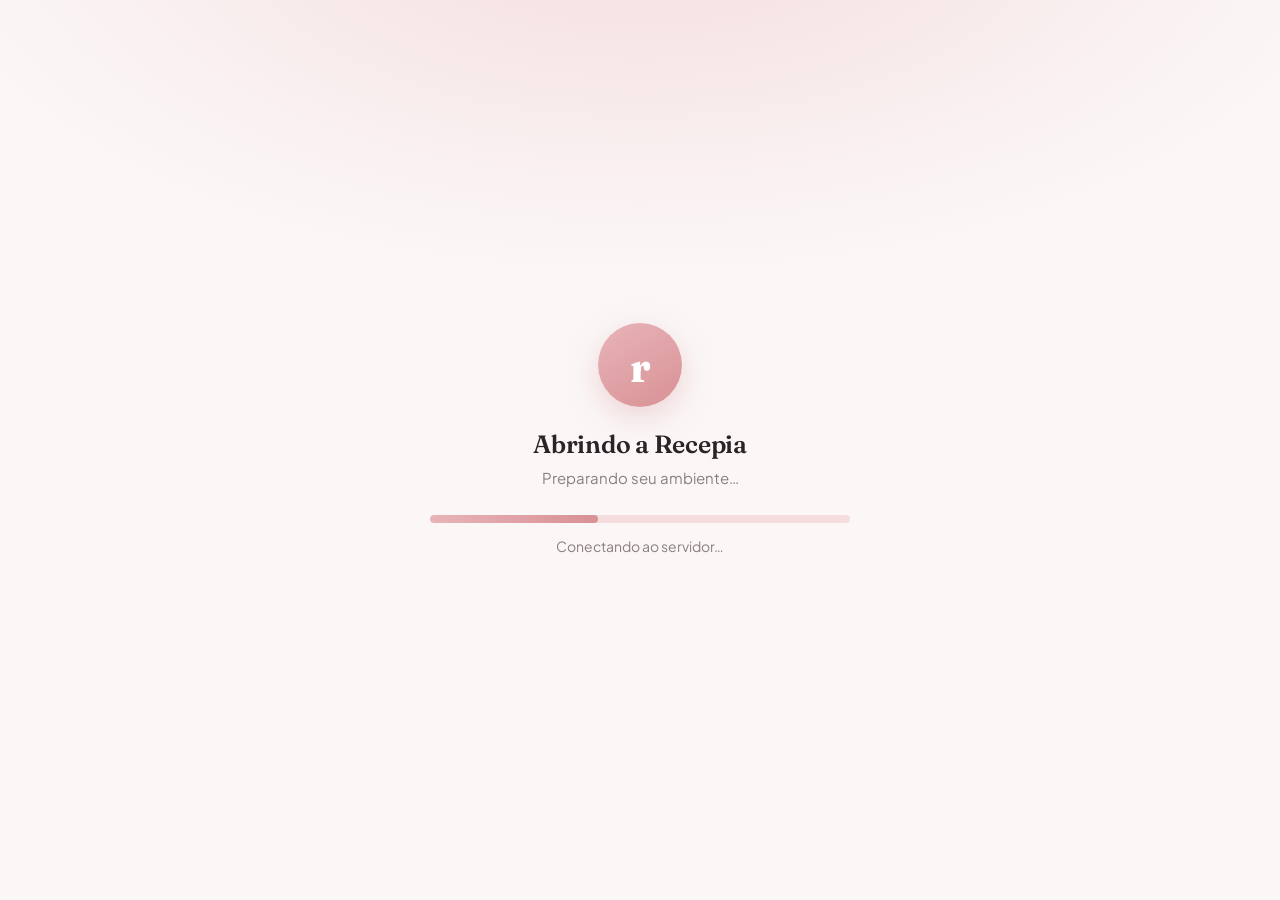
<file: recepia/splash/index.html>
<!doctype html>
<html lang="pt-BR">
<head>
<meta charset="utf-8" />
<meta name="viewport" content="width=device-width, initial-scale=1, viewport-fit=cover" />
<title>Recepia — abrindo…</title>
<meta name="robots" content="noindex" />
<meta name="theme-color" content="#E8B4B8" />
<link rel="icon" type="image/svg+xml" href="data:image/svg+xml,%3Csvg xmlns='http://www.w3.org/2000/svg' viewBox='0 0 100 100'%3E%3Ccircle cx='50' cy='50' r='40' fill='%23E8B4B8'/%3E%3Ctext x='50' y='62' text-anchor='middle' font-family='Georgia' font-size='40' fill='%23fff'%3Er%3C/text%3E%3C/svg%3E" />
<link rel="preconnect" href="https://fonts.googleapis.com" />
<link rel="preconnect" href="https://fonts.gstatic.com" crossorigin />
<link href="https://fonts.googleapis.com/css2?family=Fraunces:opsz,wght@9..144,500;9..144,600;9..144,700&family=Plus+Jakarta+Sans:wght@400;500;600&display=swap" rel="stylesheet" />

<!-- ===================================================================
     CONFIG — ajuste se os domínios mudarem
      informações: este splash deve ser hospedado num host SEMPRE ONLINE
     (ex.: Render Static Site, grátis) na frente do app que hiberna.
     ==================================================================== -->
<script>
  window.RECEPIA_SPLASH = {
    // Endpoint leve do backend que confirma que o app acordou (e o banco respondeu).
    healthUrl: "https://www.recepia.app.br/health",
    // Para onde redirecionar quando o app estiver no ar.
    targetUrl: "https://www.recepia.app.br/",
    // De quanto em quanto tempo tentar (ms).
    pollMs: 2000,
    // A partir de quantos segundos mostrar a mensagem de "estava em repouso".
    explainAfterSec: 7,
    // Tempo total estimado pra barra de progresso (free tier costuma acordar em ~50s).
    estimateSec: 50
  };
</script>

<style>
  :root {
    --rose: #E8B4B8;
    --rose-deep: #D89195;
    --rose-soft: #F5DDDE;
    --ink: #2b2426;
    --muted: #8a7e80;
    --bg: #fbf7f7;
  }
  * { box-sizing: border-box; }
  html, body { height: 100%; margin: 0; }
  body {
    font-family: "Plus Jakarta Sans", system-ui, -apple-system, sans-serif;
    color: var(--ink);
    background:
      radial-gradient(1200px 600px at 50% -10%, var(--rose-soft), transparent 60%),
      var(--bg);
    display: grid;
    place-items: center;
    padding: 24px;
    -webkit-font-smoothing: antialiased;
  }
  .card {
    width: 100%;
    max-width: 420px;
    text-align: center;
    animation: rise .6s cubic-bezier(.2,.7,.3,1) both;
  }
  @keyframes rise { from { opacity: 0; transform: translateY(8px); } to { opacity: 1; transform: none; } }

  /* Marca: círculo rosa com "r", respirando */
  .mark {
    width: 84px; height: 84px; margin: 0 auto 22px;
    border-radius: 50%;
    background: linear-gradient(150deg, var(--rose), var(--rose-deep));
    display: grid; place-items: center;
    color: #fff;
    font-family: "Fraunces", Georgia, serif;
    font-weight: 700;
    font-size: 42px;
    line-height: 1;
    box-shadow: 0 10px 30px rgba(216,145,149,.35);
    position: relative;
  }
  .mark span { transform: translateY(2px); }
  .mark::after {
    content: ""; position: absolute; inset: -10px;
    border-radius: 50%;
    border: 2px solid var(--rose);
    opacity: 0;
    animation: pulse 2.4s ease-out infinite;
  }
  @keyframes pulse {
    0%   { transform: scale(.85); opacity: .55; }
    70%  { opacity: 0; }
    100% { transform: scale(1.25); opacity: 0; }
  }

  h1 {
    font-family: "Fraunces", Georgia, serif;
    font-weight: 600;
    font-size: 25px;
    margin: 0 0 8px;
    letter-spacing: -.01em;
  }
  p.sub { margin: 0 0 26px; color: var(--muted); font-size: 15px; line-height: 1.5; }

  /* Barra de progresso */
  .bar {
    height: 8px; width: 100%;
    background: var(--rose-soft);
    border-radius: 999px;
    overflow: hidden;
    margin-bottom: 14px;
  }
  .bar > i {
    display: block; height: 100%; width: 0%;
    background: linear-gradient(90deg, var(--rose), var(--rose-deep));
    border-radius: 999px;
    transition: width .5s ease;
  }
  /* brilho deslizante enquanto carrega */
  .bar.indeterminate > i {
    width: 40% !important;
    animation: slide 1.3s ease-in-out infinite;
  }
  @keyframes slide {
    0%   { transform: translateX(-110%); }
    100% { transform: translateX(290%); }
  }

  .status { font-size: 14px; color: var(--muted); min-height: 20px; }
  .status b { color: var(--ink); font-weight: 600; }

  .explain {
    margin-top: 20px;
    font-size: 13px;
    color: var(--muted);
    line-height: 1.55;
    opacity: 0;
    max-height: 0;
    overflow: hidden;
    transition: opacity .5s ease, max-height .5s ease;
  }
  .explain.show { opacity: 1; max-height: 120px; }

  .retry {
    margin-top: 18px;
    display: none;
  }
  .retry a {
    color: var(--rose-deep);
    font-weight: 600;
    text-decoration: none;
    font-size: 14px;
    border-bottom: 1px solid var(--rose);
    padding-bottom: 1px;
  }

  /* Fade-out ao redirecionar */
  body.leaving .card { opacity: 0; transform: translateY(-6px); transition: all .4s ease; }

  @media (prefers-reduced-motion: reduce) {
    .mark::after, .bar.indeterminate > i { animation: none; }
    .card { animation: none; }
  }
</style>
</head>
<body>
  <main class="card" role="status" aria-live="polite">
    <div class="mark" aria-hidden="true"><span>r</span></div>
    <h1>Abrindo a Recepia</h1>
    <p class="sub">Preparando seu ambiente…</p>

    <div class="bar indeterminate" id="bar"><i></i></div>
    <div class="status" id="status">Conectando ao servidor…</div>

    <div class="explain" id="explain">
      Esta é uma demonstração hospedada em servidor gratuito — ele entra em
      repouso quando ninguém está usando e leva alguns segundos pra acordar.
      Já estamos religando, é rápido. 🌱
    </div>

    <div class="retry" id="retry">
      <a href="#" id="retryLink">Demorou demais? Tentar abrir mesmo assim →</a>
    </div>
  </main>

<script>
  (function () {
    var cfg = window.RECEPIA_SPLASH;
    var $status = document.getElementById("status");
    var $explain = document.getElementById("explain");
    var $bar = document.getElementById("bar");
    var $barFill = $bar.querySelector("i");
    var $retry = document.getElementById("retry");
    var $retryLink = document.getElementById("retryLink");

    $retryLink.href = cfg.targetUrl;

    var start = Date.now();
    var done = false;
    var attempts = 0;

    function elapsedSec() { return (Date.now() - start) / 1000; }

    function tickUI() {
      var s = elapsedSec();
      // Barra "determinada" suave em direção a 90% até o app responder.
      var pct = Math.min(90, (s / cfg.estimateSec) * 100);
      if (s > 1.5) {
        $bar.classList.remove("indeterminate");
        $barFill.style.width = pct.toFixed(0) + "%";
      }
      if (s >= cfg.explainAfterSec) $explain.classList.add("show");
      if (s >= 12) $retry.style.display = "block";
      if (s >= cfg.explainAfterSec) {
        $status.innerHTML = "Acordando o servidor… <b>" + Math.floor(s) + "s</b>";
      }
    }

    function succeed() {
      if (done) return;
      done = true;
      $bar.classList.remove("indeterminate");
      $barFill.style.width = "100%";
      $status.innerHTML = "<b>Pronto!</b> Redirecionando…";
      document.body.classList.add("leaving");
      setTimeout(function () { window.location.replace(cfg.targetUrl); }, 450);
    }

    // Detecta que o app acordou.
    // Principal: fetch normal (a origem do splash está no CORS) e confirma
    //   status:"ok" — garante que o app E o banco responderam.
    // Fallback: se o CORS falhar, usa no-cors (resposta opaca) e exige 2
    //   sucessos seguidos pra não redirecionar num 502 momentâneo do boot.
    var opaqueHits = 0;
    function probe() {
      if (done) return;
      attempts++;
      var url = cfg.healthUrl + (cfg.healthUrl.indexOf("?") > -1 ? "&" : "?") + "_=" + Date.now();
      fetch(url, { cache: "no-store" })
        .then(function (r) {
          if (!r.ok) throw new Error("status " + r.status);
          return r.json();
        })
        .then(function (data) {
          if (data && data.status === "ok") succeed();
        })
        .catch(function () {
          // CORS bloqueado ou app ainda dormindo → tenta detectar por opaca.
          fetch(url, { mode: "no-cors", cache: "no-store" })
            .then(function () { if (++opaqueHits >= 2) succeed(); })
            .catch(function () { opaqueHits = 0; /* ainda dormindo */ });
        });
    }

    // Loop de UI + polling
    var uiTimer = setInterval(tickUI, 250);
    probe();
    var pollTimer = setInterval(probe, cfg.pollMs);

    // Segurança: para os timers quando concluir
    var guard = setInterval(function () {
      if (done) { clearInterval(uiTimer); clearInterval(pollTimer); clearInterval(guard); }
    }, 300);
  })();
</script>
</body>
</html>
</file>
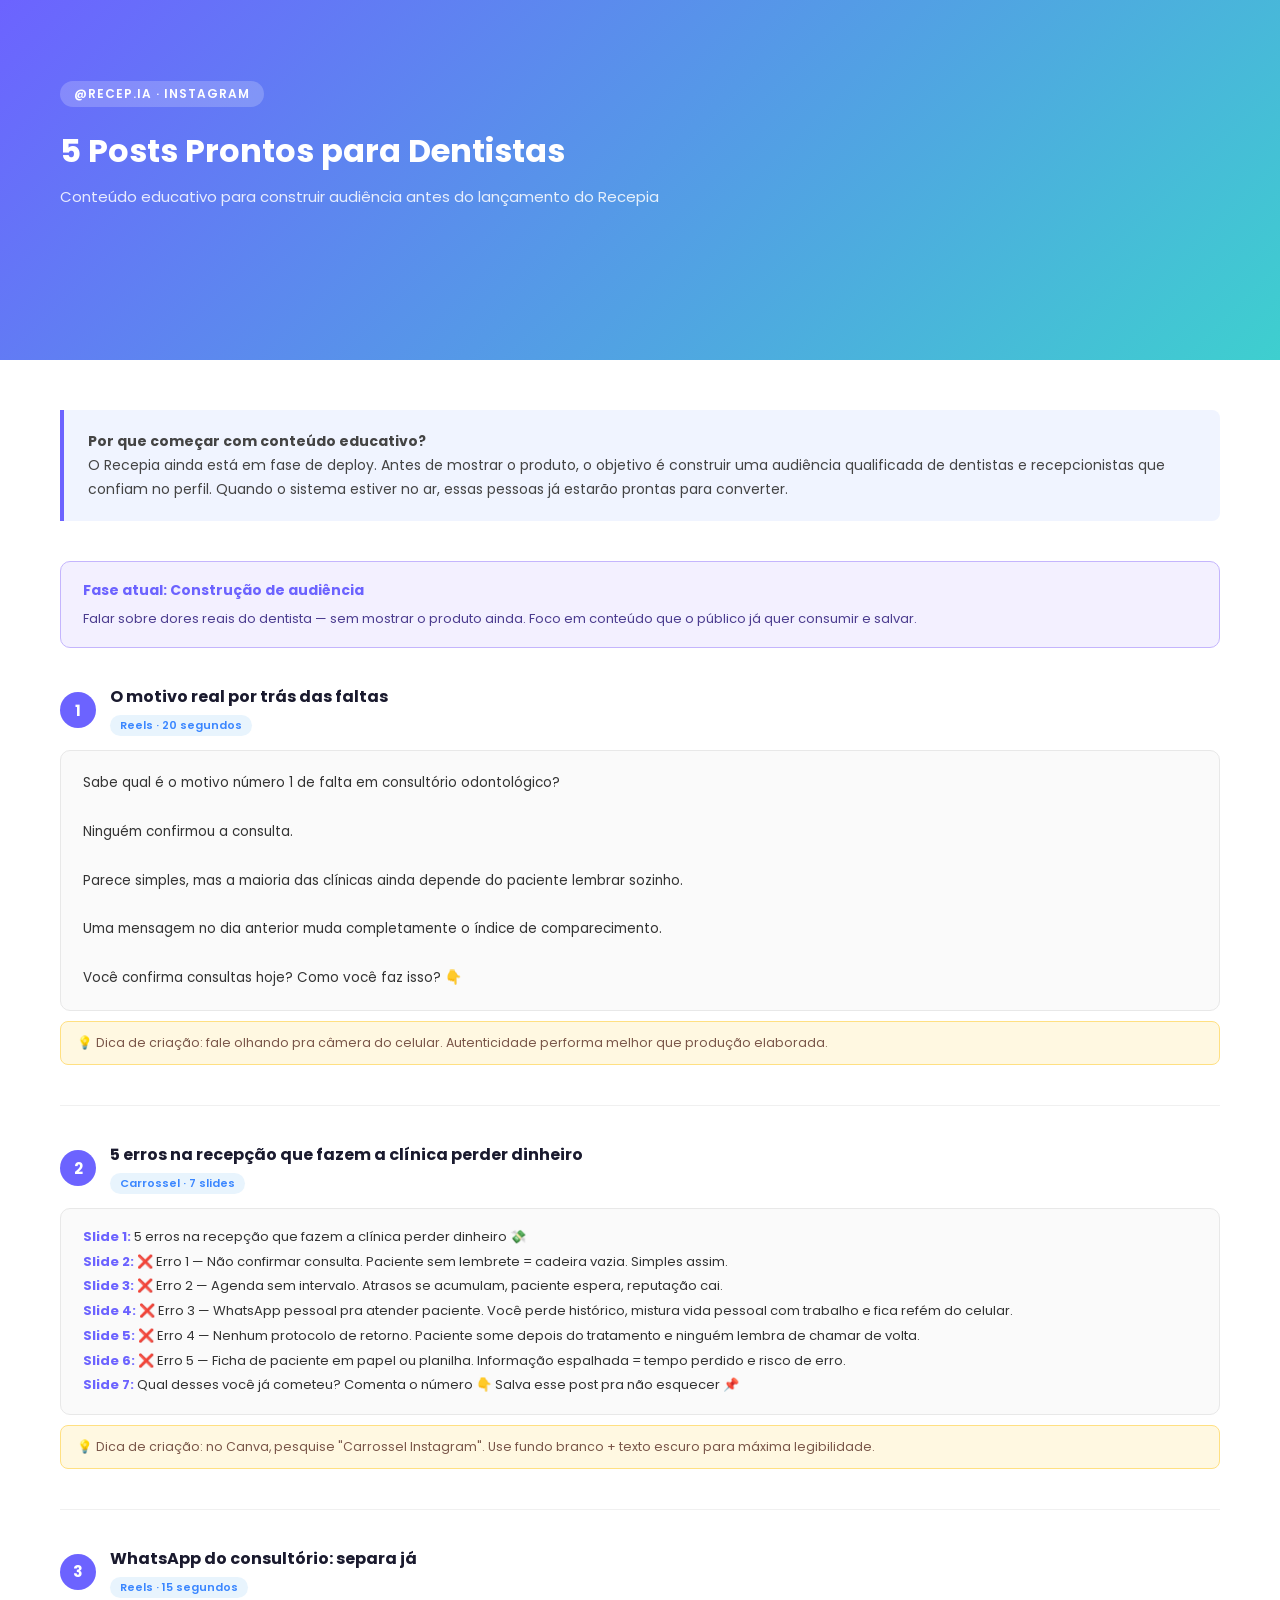
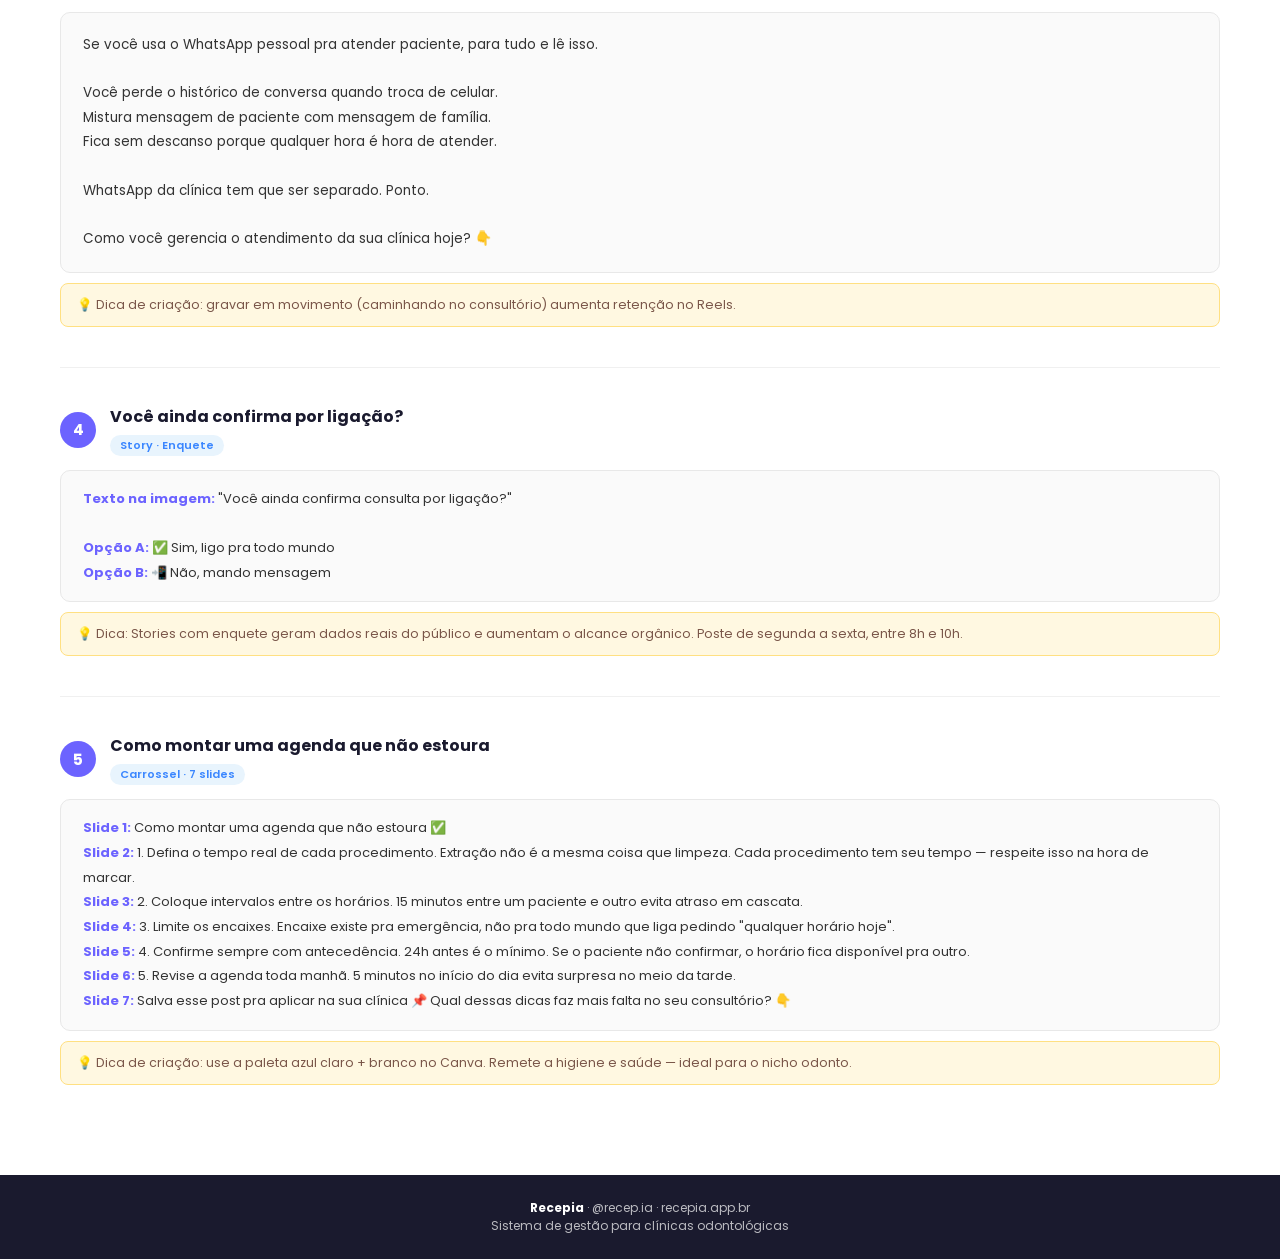
<file: recepia/docs/dicas_instagram.html>
<!DOCTYPE html>
<html lang="pt-BR">
<head>
<meta charset="UTF-8">
<style>
  @import url('https://fonts.googleapis.com/css2?family=Poppins:wght@400;600;700&display=swap');

  body {
    font-family: 'Poppins', sans-serif;
    margin: 0;
    padding: 0;
    color: #1a1a2e;
    background: #ffffff;
  }

  .capa {
    background: linear-gradient(135deg, #6c63ff 0%, #3ecfcf 100%);
    padding: 80px 60px;
    min-height: 200px;
  }

  .capa h1 {
    color: #ffffff;
    font-size: 32px;
    font-weight: 700;
    margin: 0 0 10px 0;
  }

  .capa p {
    color: rgba(255,255,255,0.85);
    font-size: 15px;
    margin: 0;
  }

  .badge {
    display: inline-block;
    background: rgba(255,255,255,0.2);
    color: #fff;
    border-radius: 20px;
    padding: 4px 14px;
    font-size: 12px;
    margin-bottom: 20px;
    font-weight: 600;
    letter-spacing: 1px;
    text-transform: uppercase;
  }

  .content {
    padding: 50px 60px;
  }

  .intro {
    background: #f0f4ff;
    border-left: 4px solid #6c63ff;
    padding: 20px 24px;
    border-radius: 0 8px 8px 0;
    margin-bottom: 40px;
    font-size: 14px;
    line-height: 1.7;
    color: #444;
  }

  .post {
    margin-bottom: 40px;
    page-break-inside: avoid;
  }

  .post-header {
    display: flex;
    align-items: center;
    gap: 14px;
    margin-bottom: 14px;
  }

  .post-num {
    background: #6c63ff;
    color: #fff;
    width: 36px;
    height: 36px;
    border-radius: 50%;
    display: flex;
    align-items: center;
    justify-content: center;
    font-weight: 700;
    font-size: 15px;
    flex-shrink: 0;
  }

  .post-meta {
    flex: 1;
  }

  .post-meta h2 {
    font-size: 16px;
    font-weight: 700;
    margin: 0 0 2px 0;
    color: #1a1a2e;
  }

  .post-tipo {
    display: inline-block;
    background: #e8f4fd;
    color: #3a86ff;
    border-radius: 12px;
    padding: 2px 10px;
    font-size: 11px;
    font-weight: 600;
  }

  .legenda {
    background: #fafafa;
    border: 1px solid #e8e8e8;
    border-radius: 10px;
    padding: 20px 22px;
    font-size: 13.5px;
    line-height: 1.8;
    color: #333;
    white-space: pre-wrap;
  }

  .slide-list {
    background: #fafafa;
    border: 1px solid #e8e8e8;
    border-radius: 10px;
    padding: 16px 22px;
    font-size: 13px;
    line-height: 1.9;
    color: #333;
  }

  .slide-list strong {
    color: #6c63ff;
  }

  .tip-box {
    background: #fff8e1;
    border: 1px solid #ffe082;
    border-radius: 8px;
    padding: 12px 16px;
    font-size: 12.5px;
    color: #795548;
    margin-top: 10px;
  }

  .divider {
    border: none;
    border-top: 1px solid #f0f0f0;
    margin: 36px 0;
  }

  .footer {
    background: #1a1a2e;
    color: rgba(255,255,255,0.7);
    text-align: center;
    padding: 24px;
    font-size: 12px;
  }

  .footer strong {
    color: #ffffff;
  }

  .fase-box {
    background: #f3f0ff;
    border: 1px solid #c4b5fd;
    border-radius: 10px;
    padding: 18px 22px;
    margin-bottom: 36px;
    font-size: 13px;
    color: #4c3d8f;
  }

  .fase-box h3 {
    margin: 0 0 8px 0;
    font-size: 14px;
    color: #6c63ff;
  }
</style>
</head>
<body>

<div class="capa">
  <div class="badge">@recep.ia · Instagram</div>
  <h1>5 Posts Prontos para Dentistas</h1>
  <p>Conteúdo educativo para construir audiência antes do lançamento do Recepia</p>
</div>

<div class="content">

  <div class="intro">
    <strong>Por que começar com conteúdo educativo?</strong><br>
    O Recepia ainda está em fase de deploy. Antes de mostrar o produto, o objetivo é construir
    uma audiência qualificada de dentistas e recepcionistas que confiam no perfil.
    Quando o sistema estiver no ar, essas pessoas já estarão prontas para converter.
  </div>

  <div class="fase-box">
    <h3>Fase atual: Construção de audiência</h3>
    Falar sobre dores reais do dentista — sem mostrar o produto ainda.
    Foco em conteúdo que o público já quer consumir e salvar.
  </div>

  <!-- POST 1 -->
  <div class="post">
    <div class="post-header">
      <div class="post-num">1</div>
      <div class="post-meta">
        <h2>O motivo real por trás das faltas</h2>
        <span class="post-tipo">Reels · 20 segundos</span>
      </div>
    </div>
    <div class="legenda">Sabe qual é o motivo número 1 de falta em consultório odontológico?

Ninguém confirmou a consulta.

Parece simples, mas a maioria das clínicas ainda depende do paciente lembrar sozinho.

Uma mensagem no dia anterior muda completamente o índice de comparecimento.

Você confirma consultas hoje? Como você faz isso? 👇</div>
    <div class="tip-box">💡 Dica de criação: fale olhando pra câmera do celular. Autenticidade performa melhor que produção elaborada.</div>
  </div>

  <hr class="divider">

  <!-- POST 2 -->
  <div class="post">
    <div class="post-header">
      <div class="post-num">2</div>
      <div class="post-meta">
        <h2>5 erros na recepção que fazem a clínica perder dinheiro</h2>
        <span class="post-tipo">Carrossel · 7 slides</span>
      </div>
    </div>
    <div class="slide-list">
      <strong>Slide 1:</strong> 5 erros na recepção que fazem a clínica perder dinheiro 💸<br>
      <strong>Slide 2:</strong> ❌ Erro 1 — Não confirmar consulta. Paciente sem lembrete = cadeira vazia. Simples assim.<br>
      <strong>Slide 3:</strong> ❌ Erro 2 — Agenda sem intervalo. Atrasos se acumulam, paciente espera, reputação cai.<br>
      <strong>Slide 4:</strong> ❌ Erro 3 — WhatsApp pessoal pra atender paciente. Você perde histórico, mistura vida pessoal com trabalho e fica refém do celular.<br>
      <strong>Slide 5:</strong> ❌ Erro 4 — Nenhum protocolo de retorno. Paciente some depois do tratamento e ninguém lembra de chamar de volta.<br>
      <strong>Slide 6:</strong> ❌ Erro 5 — Ficha de paciente em papel ou planilha. Informação espalhada = tempo perdido e risco de erro.<br>
      <strong>Slide 7:</strong> Qual desses você já cometeu? Comenta o número 👇 Salva esse post pra não esquecer 📌
    </div>
    <div class="tip-box">💡 Dica de criação: no Canva, pesquise "Carrossel Instagram". Use fundo branco + texto escuro para máxima legibilidade.</div>
  </div>

  <hr class="divider">

  <!-- POST 3 -->
  <div class="post">
    <div class="post-header">
      <div class="post-num">3</div>
      <div class="post-meta">
        <h2>WhatsApp do consultório: separa já</h2>
        <span class="post-tipo">Reels · 15 segundos</span>
      </div>
    </div>
    <div class="legenda">Se você usa o WhatsApp pessoal pra atender paciente, para tudo e lê isso.

Você perde o histórico de conversa quando troca de celular.
Mistura mensagem de paciente com mensagem de família.
Fica sem descanso porque qualquer hora é hora de atender.

WhatsApp da clínica tem que ser separado. Ponto.

Como você gerencia o atendimento da sua clínica hoje? 👇</div>
    <div class="tip-box">💡 Dica de criação: gravar em movimento (caminhando no consultório) aumenta retenção no Reels.</div>
  </div>

  <hr class="divider">

  <!-- POST 4 -->
  <div class="post">
    <div class="post-header">
      <div class="post-num">4</div>
      <div class="post-meta">
        <h2>Você ainda confirma por ligação?</h2>
        <span class="post-tipo">Story · Enquete</span>
      </div>
    </div>
    <div class="slide-list">
      <strong>Texto na imagem:</strong> "Você ainda confirma consulta por ligação?"<br><br>
      <strong>Opção A:</strong> ✅ Sim, ligo pra todo mundo<br>
      <strong>Opção B:</strong> 📲 Não, mando mensagem
    </div>
    <div class="tip-box">💡 Dica: Stories com enquete geram dados reais do público e aumentam o alcance orgânico. Poste de segunda a sexta, entre 8h e 10h.</div>
  </div>

  <hr class="divider">

  <!-- POST 5 -->
  <div class="post">
    <div class="post-header">
      <div class="post-num">5</div>
      <div class="post-meta">
        <h2>Como montar uma agenda que não estoura</h2>
        <span class="post-tipo">Carrossel · 7 slides</span>
      </div>
    </div>
    <div class="slide-list">
      <strong>Slide 1:</strong> Como montar uma agenda que não estoura ✅<br>
      <strong>Slide 2:</strong> 1. Defina o tempo real de cada procedimento. Extração não é a mesma coisa que limpeza. Cada procedimento tem seu tempo — respeite isso na hora de marcar.<br>
      <strong>Slide 3:</strong> 2. Coloque intervalos entre os horários. 15 minutos entre um paciente e outro evita atraso em cascata.<br>
      <strong>Slide 4:</strong> 3. Limite os encaixes. Encaixe existe pra emergência, não pra todo mundo que liga pedindo "qualquer horário hoje".<br>
      <strong>Slide 5:</strong> 4. Confirme sempre com antecedência. 24h antes é o mínimo. Se o paciente não confirmar, o horário fica disponível pra outro.<br>
      <strong>Slide 6:</strong> 5. Revise a agenda toda manhã. 5 minutos no início do dia evita surpresa no meio da tarde.<br>
      <strong>Slide 7:</strong> Salva esse post pra aplicar na sua clínica 📌 Qual dessas dicas faz mais falta no seu consultório? 👇
    </div>
    <div class="tip-box">💡 Dica de criação: use a paleta azul claro + branco no Canva. Remete a higiene e saúde — ideal para o nicho odonto.</div>
  </div>

</div>

<div class="footer">
  <strong>Recepia</strong> · @recep.ia · recepia.app.br<br>
  Sistema de gestão para clínicas odontológicas
</div>

</body>
</html>
</file>
